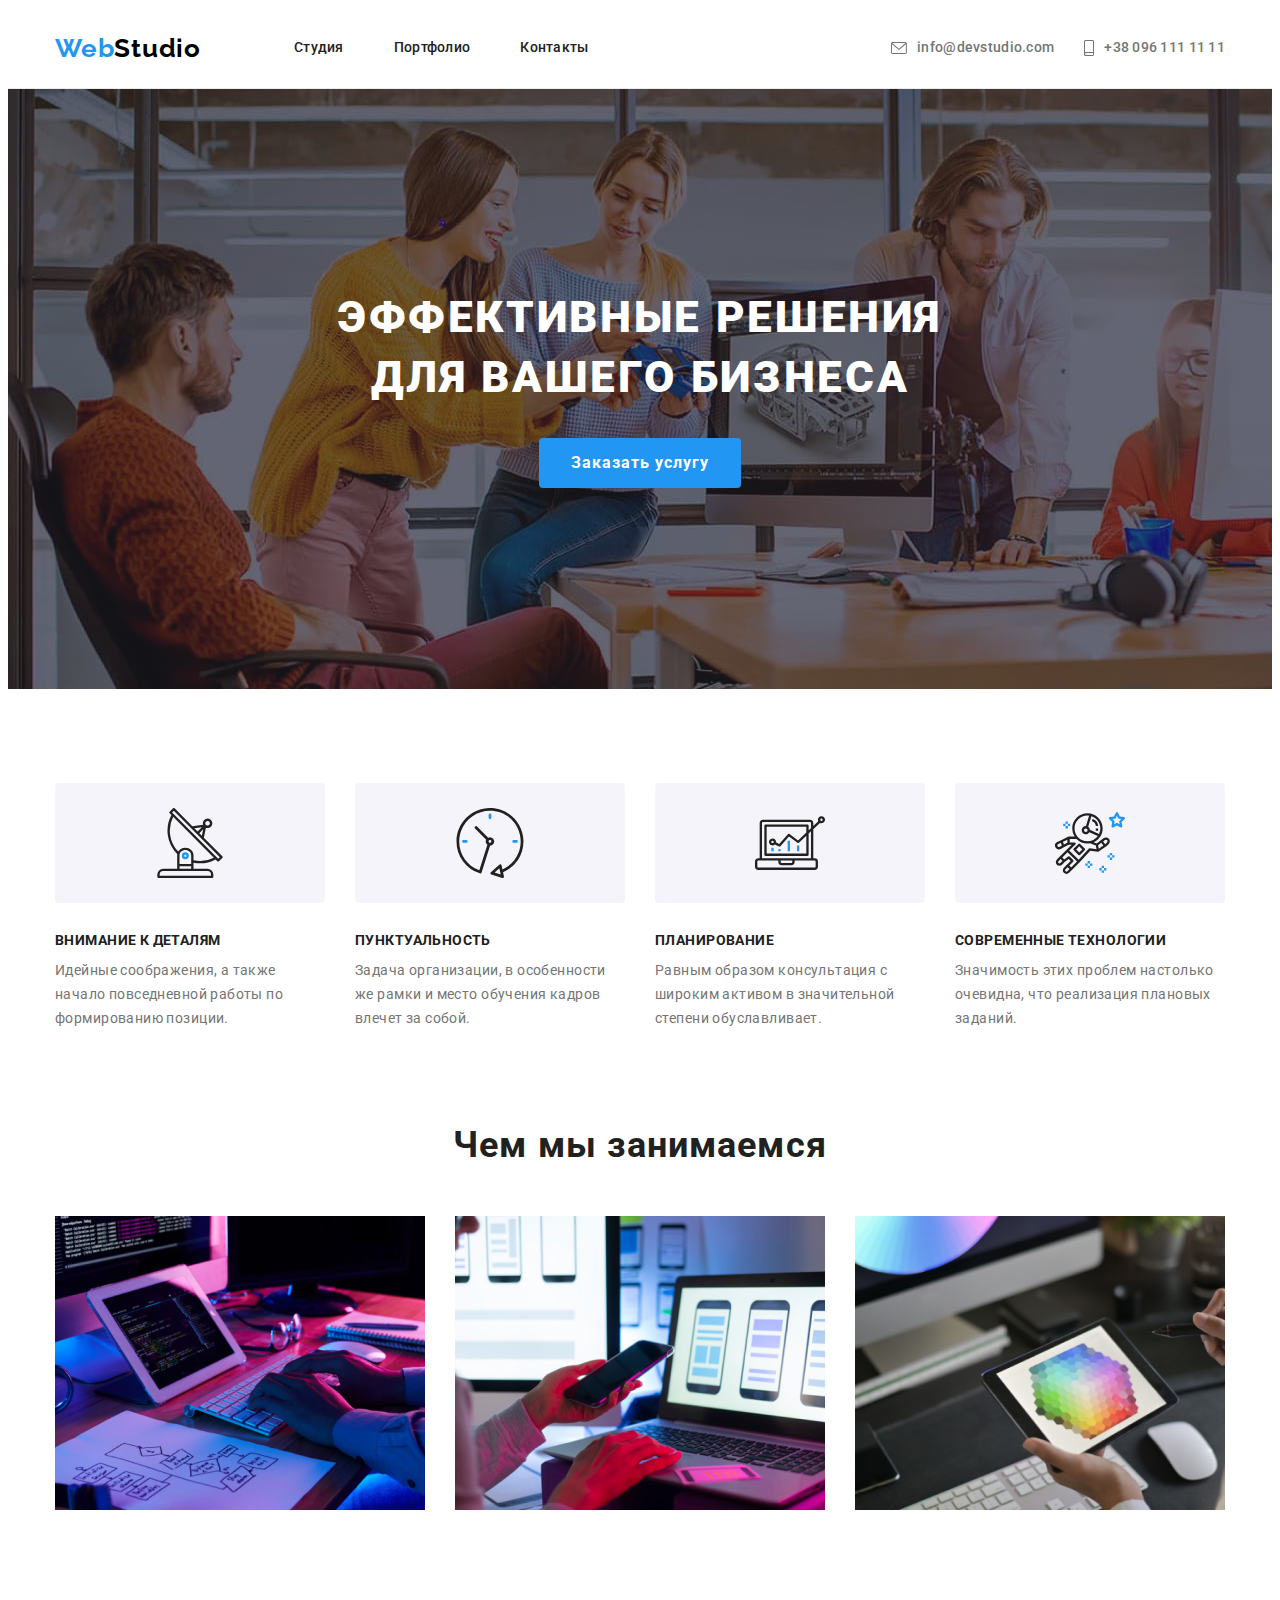
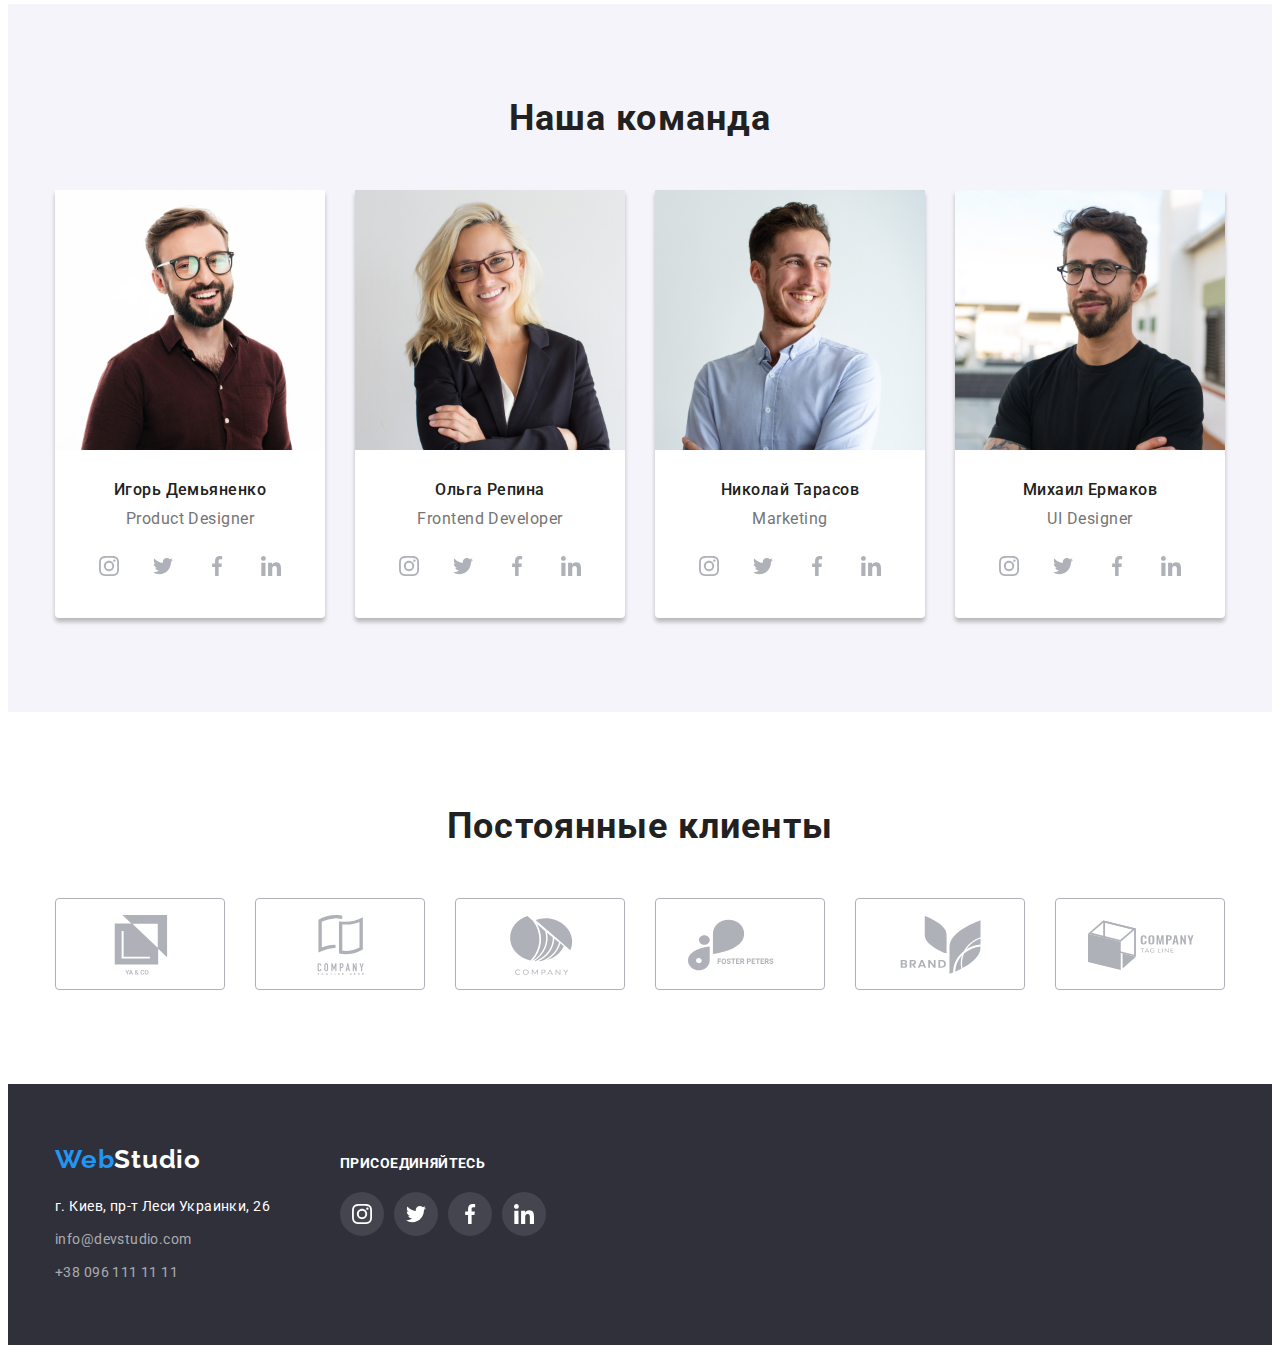
<file: index.html>
<!DOCTYPE html>
<html lang="ru">
  <head>
    <meta charset="UTF-8" />
    <meta name="viewport" content="width=device-width, initial-scale=1.0" />
    <title>Web Studio</title>
    <link rel="preconnect" href="https://fonts.gstatic.com" />
    <link
      href="https://fonts.googleapis.com/css2?family=Raleway:wght@700&family=Roboto:wght@400;500;700;900&display=swap"
      rel="stylesheet"
    />
    <link
      rel="stylesheet"
      href="https://cdnjs.cloudflare.com/ajax/libs/modern-normalize/1.0.0/modern-normalize.min.css"
      integrity="sha512-ISS7cAi1PEhQ8jnbJpJZMd29NlhNj4AWYyLOSp2CE/CsHxTCu+r+t0D2yoJudVrd0/8fTVPUVDzY5Tvli75u/g=="
      crossorigin="anonymous"
      referrerpolicy="no-referrer"
    />
    <link rel="stylesheet" href="./css/styles.css" />
  </head>
  <body>
    <!-- Header -->
    <header>
      <div class="container">
        <!-- Logo -->
        <a href="/" class="logo" lang="En"
          >Web<span class="logo-header">Studio</span></a
        >

        <!-- Navigation -->
        <nav>
          <ul class="site-nav list">
            <li class="item"><a href="/" class="link">Студия</a></li>
            <li class="item">
              <a href="./portfolio.html" class="link">Портфолио</a>
            </li>
            <li class="item"><a href="" class="link">Контакты</a></li>
          </ul>
        </nav>

        <!-- Contacts -->
        <ul class="contacts list">
          <li class="contacts-item">
            <a href="mailto:info@devstudio.com" class="link" lang="En"
              ><svg class="contacts-item-icon" width="16px">
                <use href="./images/icons.svg#envelope"></use></svg
              >info@devstudio.com</a
            >
          </li>
          <li class="contacts-item">
            <a href="tel:+380961111111" class="link"
              ><svg class="contacts-item-icon" width="10px">
                <use href="./images/icons.svg#smartphone"></use></svg
              >+38 096 111 11 11</a
            >
          </li>
        </ul>
      </div>
    </header>

    <!-- Main -->
    <main>
      <!-- Hero -->

      <section class="hero">
        <div class="container">
          <h1 class="hero-title">
            Эффективные решения<br />для вашего бизнеса
          </h1>
          <button type="button" class="hero-button">Заказать услугу</button>
        </div>
      </section>

      <!-- Our benefits -->
      <section class="features">
        <h2 class="visually-hidden">Наши преимущества</h2>
        <div class="container">
          <ul class="features-list list">
            <li class="feature-item">
              <div class="features-icon-thumb">
                <svg class="features-icon">
                  <use href="./images/icons.svg#antenna"></use>
                </svg>
              </div>
              <h3 class="features-titles">Внимание к деталям</h3>
              <p class="features-text">
                Идейные соображения, а также начало повседневной работы по
                формированию позиции.
              </p>
            </li>
            <li class="feature-item">
              <div class="features-icon-thumb">
                <svg class="features-icon">
                  <use href="./images/icons.svg#clock"></use>
                </svg>
              </div>
              <h3 class="features-titles">Пунктуальность</h3>
              <p class="features-text">
                Задача организации, в особенности же рамки и место обучения
                кадров влечет за собой.
              </p>
            </li>
            <li class="feature-item">
              <div class="features-icon-thumb">
                <svg class="features-icon">
                  <use href="./images/icons.svg#diagram"></use>
                </svg>
              </div>
              <h3 class="features-titles">Планирование</h3>
              <p class="features-text">
                Равным образом консультация с широким активом в значительной
                степени обуславливает.
              </p>
            </li>
            <li class="feature-item">
              <div class="features-icon-thumb">
                <svg class="features-icon">
                  <use href="./images/icons.svg#astronaut"></use>
                </svg>
              </div>
              <h3 class="features-titles">Современные технологии</h3>
              <p class="features-text">
                Значимость этих проблем настолько очевидна, что реализация
                плановых заданий.
              </p>
            </li>
          </ul>
        </div>
      </section>

      <!-- Our activities -->
      <section class="activities">
        <div class="container">
          <h2 class="activities-title">Чем мы занимаемся</h2>
          <ul class="activities-list list">
            <li class="activities-item">
              <img
                src="./images/img.png"
                alt="На столе монитор, планшетный компьютер, две руки на клавиатуре, рядом мышь, очки, схема, блокнот и ручка"
                width="370"
              />
            </li>
            <li class="activities-item">
              <img
                src="./images/img(1).png"
                alt="Ноутбук с изображением трёх экранов смартфонов, перед ним две руки, левая держит смартфон"
                width="370"
              />
            </li>
            <li class="activities-item">
              <img
                src="./images/img(2).png"
                alt="две руки, левая держит графический планшет, правая - стилус"
                width="370"
              />
            </li>
          </ul>
        </div>
      </section>

      <!-- Our team -->
      <section class="team-section">
        <div class="container">
          <h2 class="main-team-title">Наша команда</h2>

          <ul class="team-list list">
            <li class="team-card">
              <img
                src="./images/img.jpg"
                alt="Улыбающийся молодой русоволосый мужчина с недлинной бородой, в очках и коричневой рубашке"
                width="270"
              />
              <div class="card-text">
                <h3 class="team-titles">Игорь Демьяненко</h3>
                <p lang="en" class="professions">Product Designer</p>
                <ul class="team-links list">
                  <li class="team-social-item">
                    <a href="" class="team-social-thumb link">
                      <svg class="team-social-icon">
                        <use href="./images/icons.svg#instagram"></use>
                      </svg>
                    </a>
                  </li>
                  <li class="team-social-item">
                    <a href="" class="team-social-thumb link"
                      ><svg class="team-social-icon">
                        <use href="./images/icons.svg#twitter"></use></svg
                    ></a>
                  </li>
                  <li class="team-social-item">
                    <a href="" class="team-social-thumb link"
                      ><svg class="team-social-icon">
                        <use href="./images/icons.svg#facebook"></use></svg
                    ></a>
                  </li>
                  <li class="team-social-item">
                    <a href="" class="team-social-thumb link"
                      ><svg class="team-social-icon">
                        <use href="./images/icons.svg#linkedin"></use></svg
                    ></a>
                  </li>
                </ul>
              </div>
            </li>
            <li class="team-card">
              <img
                src="./images/img(1).jpg"
                alt="Улыбающаяся молодая женщина с длинными светлыми волосами, в очках и чёрном пиджаке"
                width="270"
              />
              <div class="card-text">
                <h3 class="team-titles">Ольга Репина</h3>
                <p lang="en" class="professions">Frontend Developer</p>
                <ul class="team-links list">
                  <li class="team-social-item">
                    <a href="" class="team-social-thumb link">
                      <svg class="team-social-icon">
                        <use href="./images/icons.svg#instagram"></use>
                      </svg>
                    </a>
                  </li>
                  <li class="team-social-item">
                    <a href="" class="team-social-thumb link"
                      ><svg class="team-social-icon">
                        <use href="./images/icons.svg#twitter"></use></svg
                    ></a>
                  </li>
                  <li class="team-social-item">
                    <a href="" class="team-social-thumb link"
                      ><svg class="team-social-icon">
                        <use href="./images/icons.svg#facebook"></use></svg
                    ></a>
                  </li>
                  <li class="team-social-item">
                    <a href="" class="team-social-thumb link"
                      ><svg class="team-social-icon">
                        <use href="./images/icons.svg#linkedin"></use></svg
                    ></a>
                  </li>
                </ul>
              </div>
            </li>
            <li class="team-card">
              <img
                src="./images/img(2).jpg"
                alt="Улыбающийся молодой рыжеволосый мужчина с очень короткой бородой, в белой рубашке"
                width="270"
              />
              <div class="card-text">
                <h3 class="team-titles">Николай Тарасов</h3>
                <p lang="en" class="professions">Marketing</p>
                <ul class="team-links list">
                  <li class="team-social-item">
                    <a href="" class="team-social-thumb link">
                      <svg class="team-social-icon">
                        <use href="./images/icons.svg#instagram"></use>
                      </svg>
                    </a>
                  </li>
                  <li class="team-social-item">
                    <a href="" class="team-social-thumb link"
                      ><svg class="team-social-icon">
                        <use href="./images/icons.svg#twitter"></use></svg
                    ></a>
                  </li>
                  <li class="team-social-item">
                    <a href="" class="team-social-thumb link"
                      ><svg class="team-social-icon">
                        <use href="./images/icons.svg#facebook"></use></svg
                    ></a>
                  </li>
                  <li class="team-social-item">
                    <a href="" class="team-social-thumb link"
                      ><svg class="team-social-icon">
                        <use href="./images/icons.svg#linkedin"></use></svg
                    ></a>
                  </li>
                </ul>
              </div>
            </li>
            <li class="team-card">
              <img
                src="./images/img(3).jpg"
                alt="Улыбающийся молодой темноволосый мужчина с недлинной бородой, в очках и чёрной футболке"
                width="270"
              />
              <div class="card-text">
                <h3 class="team-titles">Михаил Ермаков</h3>
                <p lang="en" class="professions">UI Designer</p>
                <ul class="team-links list">
                  <li class="team-social-item">
                    <a href="" class="team-social-thumb link">
                      <svg class="team-social-icon">
                        <use href="./images/icons.svg#instagram"></use>
                      </svg>
                    </a>
                  </li>
                  <li class="team-social-item">
                    <a href="" class="team-social-thumb link"
                      ><svg class="team-social-icon">
                        <use href="./images/icons.svg#twitter"></use></svg
                    ></a>
                  </li>
                  <li class="team-social-item">
                    <a href="" class="team-social-thumb link"
                      ><svg class="team-social-icon">
                        <use href="./images/icons.svg#facebook"></use></svg
                    ></a>
                  </li>
                  <li class="team-social-item">
                    <a href="" class="team-social-thumb link"
                      ><svg class="team-social-icon">
                        <use href="./images/icons.svg#linkedin"></use></svg
                    ></a>
                  </li>
                </ul>
              </div>
            </li>
          </ul>
        </div>
      </section>
      <section class="clients">
        <div class="container">
          <h2 class="clients-title">Постоянные клиенты</h2>

          <ul class="clients-list list">
            <li class="clients-list-item">
              <a href="" class="clients-list-thumb link"
                ><svg class="clients-list-icon">
                  <use href="./images/icons.svg#union-1"></use></svg
              ></a>
            </li>
            <li class="clients-list-item">
              <a href="" class="clients-list-thumb link"
                ><svg class="clients-list-icon">
                  <use href="./images/icons.svg#union-2"></use></svg
              ></a>
            </li>
            <li class="clients-list-item">
              <a href="" class="clients-list-thumb link"
                ><svg class="clients-list-icon">
                  <use href="./images/icons.svg#union-3"></use></svg
              ></a>
            </li>
            <li class="clients-list-item4">
              <a href="" class="clients-list-thumb link"
                ><svg class="clients-list-icon">
                  <use href="./images/icons.svg#union-4"></use></svg
              ></a>
            </li>
            <li class="clients-list-item">
              <a href="" class="clients-list-thumb link"
                ><svg class="clients-list-icon">
                  <use href="./images/icons.svg#union-5"></use></svg
              ></a>
            </li>
            <li class="clients-list-item">
              <a href="" class="clients-list-thumb link"
                ><svg class="clients-list-icon">
                  <use href="./images/icons.svg#union-6"></use></svg
              ></a>
            </li>
          </ul>
        </div>
      </section>
    </main>

    <!-- Footer -->
    <footer>
      <div class="container">
        <div class="footer-text">
          <!-- Logo -->
          <a href="/" class="logo" lang="En"
            >Web<span class="logo-footer">Studio</span></a
          >

          <!-- Adress -->
          <address class="footer-adress">
            г. Киев, пр-т Леси Украинки, 26
          </address>

          <!-- Contacts -->
          <ul class="footer-contacts list">
            <li class="footer-contacts-item">
              <a href="mailto:info@devstudio.com" class="link" lang="En"
                >info@devstudio.com</a
              >
            </li>
            <li class="footer-contacts-item">
              <a href="tel:+380961111111" class="link">+38 096 111 11 11</a>
            </li>
          </ul>
        </div>

        <!-- Social -->
        <div class="footer-social">
          <h2 class="footer-social-title">ПРИСОЕДИНЯЙТЕСЬ</h2>
          <ul class="footer-social-links list">
            <li class="footer-social-item">
              <a href="" class="footer-social-thumb link"
                ><svg class="footer-social-icon">
                  <use href="./images/icons.svg#instagram"></use></svg
              ></a>
            </li>
            <li class="footer-social-item">
              <a href="" class="footer-social-thumb link"
                ><svg class="footer-social-icon">
                  <use href="./images/icons.svg#twitter"></use></svg
              ></a>
            </li>
            <li class="footer-social-item">
              <a href="" class="footer-social-thumb link"
                ><svg class="footer-social-icon">
                  <use href="./images/icons.svg#facebook"></use></svg
              ></a>
            </li>
            <li class="footer-social-item">
              <a href="" class="footer-social-thumb link"
                ><svg class="footer-social-icon">
                  <use href="./images/icons.svg#linkedin"></use></svg
              ></a>
            </li>
          </ul>
        </div>
      </div>
    </footer>
  </body>
</html>
</file>
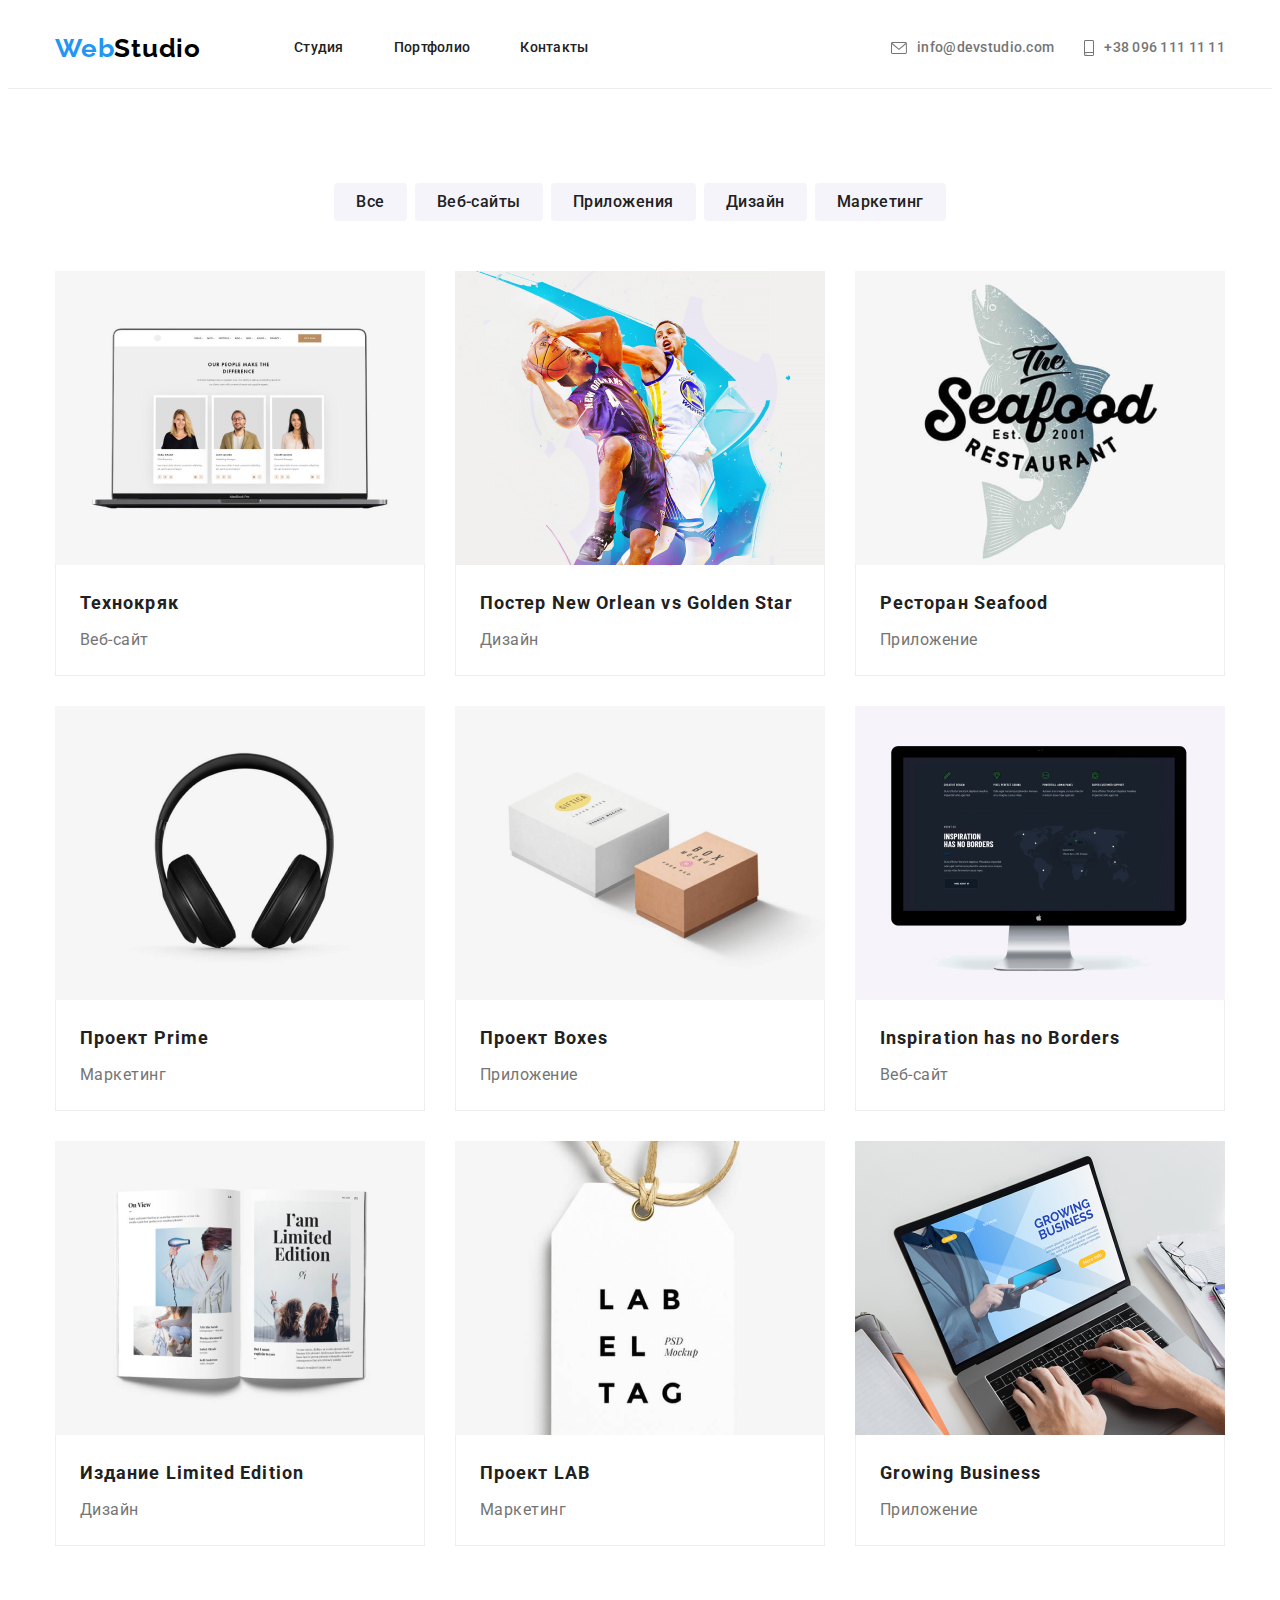
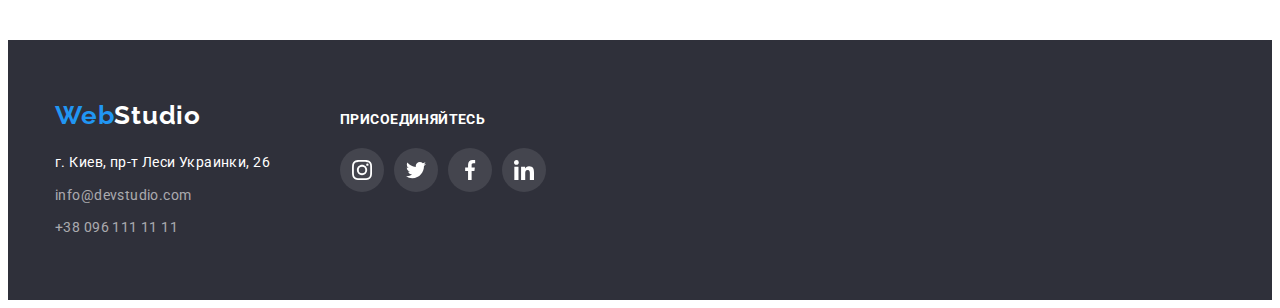
<file: portfolio.html>
<!DOCTYPE html>
<html lang="ru">
  <head>
    <meta charset="UTF-8" />
    <meta name="viewport" content="width=device-width, initial-scale=1.0" />
    <title>Portfolio</title>
    <link rel="preconnect" href="https://fonts.gstatic.com" />
    <link
      href="https://fonts.googleapis.com/css2?family=Raleway:wght@700&family=Roboto:wght@400;500;700;900&display=swap"
      rel="stylesheet"
    />
    <link
      rel="stylesheet"
      href="https://cdnjs.cloudflare.com/ajax/libs/modern-normalize/1.0.0/modern-normalize.min.css"
      integrity="sha512-ISS7cAi1PEhQ8jnbJpJZMd29NlhNj4AWYyLOSp2CE/CsHxTCu+r+t0D2yoJudVrd0/8fTVPUVDzY5Tvli75u/g=="
      crossorigin="anonymous"
      referrerpolicy="no-referrer"
    />
    <link rel="stylesheet" href="./css/styles.css" />
  </head>
  <body>
    <!-- Header -->
    <header>
      <div class="container">
        <!-- Logo -->
        <a href="/" class="logo" lang="En"
          >Web<span class="logo-header">Studio</span></a
        >

        <!-- Navigation -->
        <nav>
          <ul class="site-nav list">
            <li class="item"><a href="/" class="link">Студия</a></li>
            <li class="item">
              <a href="./portfolio.html" class="link">Портфолио</a>
            </li>
            <li class="item"><a href="" class="link">Контакты</a></li>
          </ul>
        </nav>

        <!-- Contacts -->
        <ul class="contacts list">
          <li class="contacts-item">
            <a href="mailto:info@devstudio.com" class="link" lang="En"
              ><svg class="contacts-item-icon" width="16px">
                <use href="./images/icons.svg#envelope"></use></svg
              >info@devstudio.com</a
            >
          </li>
          <li class="contacts-item">
            <a href="tel:+380961111111" class="link"
              ><svg class="contacts-item-icon" width="10px">
                <use href="./images/icons.svg#smartphone"></use></svg
              >+38 096 111 11 11</a
            >
          </li>
        </ul>
      </div>
    </header>

    <!-- Main -->
    <main>
      <section class="portfolio">
        <!-- Our works -->
        <h1 class="visually-hidden">Наше портфолио</h1>

        <!-- Filters -->
        <h2 class="visually-hidden">Фильтр</h2>
        <ul class="filter-list list">
          <li class="filter-list-item">
            <button type="button" class="filter-button">Все</button>
          </li>
          <li class="filter-list-item">
            <button type="button" class="filter-button">Веб-сайты</button>
          </li>
          <li class="filter-list-item">
            <button type="button" class="filter-button">Приложения</button>
          </li>
          <li class="filter-list-item">
            <button type="button" class="filter-button">Дизайн</button>
          </li>
          <li class="filter-list-item">
            <button type="button" class="filter-button">Маркетинг</button>
          </li>
        </ul>

        <!-- Projects -->
        <h2 class="visually-hidden">Наши проекты</h2>
        <div class="container">
          <ul class="project-set list">
            <li class="card">
              <a href="" class="link"
                ><div class="card-thumb">
                  <img
                    src="./images/pf-1.jpg"
                    alt="на экране мак бука изображена веб-страница с тремя карточками специалистов - двух женщин и мужчины"
                    width="370"
                  />
                </div>
                <div class="card-content">
                  <h3 class="project-title">Технокряк</h3>
                  <p class="project-text">Веб-сайт</p>
                </div>
              </a>
            </li>
            <li class="card">
              <a href="" class="link"
                ><div class="card-thumb">
                  <img
                    src="./images/pf-2.jpg"
                    alt="два баскетболиста борются за мяч"
                    width="370"
                  />
                </div>
                <div class="card-content">
                  <h3 class="project-title">
                    Постер <span lang="En">New Orlean vs Golden Star</span>
                  </h3>
                  <p class="project-text">Дизайн</p>
                </div>
              </a>
            </li>
            <li class="card">
              <a href="" class="link"
                ><div class="card-thumb">
                  <img
                    src="./images/pf-3.jpg"
                    alt="эмблема ресторана в виде лосося, поверх неё написано название ресторана"
                    width="370"
                  />
                </div>
                <div class="card-content">
                  <h3 class="project-title">
                    Ресторан <span lang="En">Seafood</span>
                  </h3>
                  <p class="project-text">Приложение</p>
                </div>
              </a>
            </li>
            <li class="card">
              <a href="" class="link"
                ><div class="card-thumb">
                  <img
                    src="./images/pf-4.jpg"
                    alt="чёрные беспроводные наушники закрытого типа"
                    width="370"
                  />
                </div>
                <div class="card-content">
                  <h3 class="project-title">
                    Проект <span lang="En">Prime</span>
                  </h3>
                  <p class="project-text">Маркетинг</p>
                </div>
              </a>
            </li>
            <li class="card">
              <a href="" class="link"
                ><div class="card-thumb">
                  <img
                    src="./images/pf-5.jpg"
                    alt="белая прямоугольная коробочка, рядом с ней коричневая прямоугольная коробочка меньшего размера"
                    width="370"
                  />
                </div>
                <div class="card-content">
                  <h3 class="project-title">
                    Проект <span lang="En">Boxes</span>
                  </h3>
                  <p class="project-text">Приложение</p>
                </div>
              </a>
            </li>
            <li class="card">
              <a href="" class="link"
                ><div class="card-thumb">
                  <img
                    src="./images/pf-6.jpg"
                    alt="на экране монитора Эйпл веб страница в тёмно-серых тонах с изображением карты мира, зелёными навигационными значками и слоганом"
                    width="370"
                  />
                </div>
                <div class="card-content">
                  <h3 class="project-title">
                    <span lang="En">Inspiration has no Borders</span>
                  </h3>
                  <p class="project-text">Веб-сайт</p>
                </div>
              </a>
            </li>
            <li class="card">
              <a href="" class="link"
                ><div class="card-thumb">
                  <img
                    src="./images/pf-7.jpg"
                    alt="разворот страниц женского журнала"
                    width="370"
                  />
                </div>
                <div class="card-content">
                  <h3 class="project-title">
                    Издание <span lang="En">Limited Edition</span>
                  </h3>
                  <p class="project-text">Дизайн</p>
                </div>
              </a>
            </li>
            <li class="card">
              <a href="" class="link"
                ><div class="card-thumb">
                  <img
                    src="./images/pf-8.jpg"
                    alt="белая бирочка на верёвке с надписью чёрными заглавными буквами"
                    width="370"
                  />
                </div>
                <div class="card-content">
                  <h3 class="project-title">
                    Проект <span lang="En">LAB</span>
                  </h3>
                  <p class="project-text">Маркетинг</p>
                </div>
              </a>
            </li>
            <li class="card">
              <a href="" class="link"
                ><div class="card-thumb">
                  <img
                    src="./images/pf-9.jpg"
                    alt="руки на клавиатуре ноутбука, на экране - страница приложения для бизнеса, около ноутбука лежат бумаги и очки"
                    width="370"
                  />
                </div>
                <div class="card-content">
                  <h3 class="project-title">
                    <span lang="En">Growing Business</span>
                  </h3>
                  <p class="project-text">Приложение</p>
                </div>
              </a>
            </li>
          </ul>
        </div>
      </section>
    </main>

    <!-- Footer -->
    <footer>
      <div class="container">
        <div class="footer-text">
          <!-- Logo -->
          <a href="/" class="logo" lang="En"
            >Web<span class="logo-footer">Studio</span></a
          >

          <!-- Adress -->
          <address class="footer-adress">
            г. Киев, пр-т Леси Украинки, 26
          </address>

          <!-- Contacts -->
          <ul class="footer-contacts list">
            <li class="footer-contacts-item">
              <a href="mailto:info@devstudio.com" class="link" lang="En"
                >info@devstudio.com</a
              >
            </li>
            <li class="footer-contacts-item">
              <a href="tel:+380961111111" class="link">+38 096 111 11 11</a>
            </li>
          </ul>
        </div>

        <!-- Social -->
        <div class="footer-social">
          <h2 class="footer-social-title">ПРИСОЕДИНЯЙТЕСЬ</h2>
          <ul class="footer-social-links list">
            <li class="footer-social-item">
              <a href="" class="footer-social-thumb link"
                ><svg class="footer-social-icon">
                  <use href="./images/icons.svg#instagram"></use></svg
              ></a>
            </li>
            <li class="footer-social-item">
              <a href="" class="footer-social-thumb link"
                ><svg class="footer-social-icon">
                  <use href="./images/icons.svg#twitter"></use></svg
              ></a>
            </li>
            <li class="footer-social-item">
              <a href="" class="footer-social-thumb link"
                ><svg class="footer-social-icon">
                  <use href="./images/icons.svg#facebook"></use></svg
              ></a>
            </li>
            <li class="footer-social-item">
              <a href="" class="footer-social-thumb link"
                ><svg class="footer-social-icon">
                  <use href="./images/icons.svg#linkedin"></use></svg
              ></a>
            </li>
          </ul>
        </div>
      </div>
    </footer>
  </body>
</html>
</file>
<file: css/styles.css>
/* цвет основного текста #757575 */
/* цвет контактов футера   rgba(255, 255, 255, 0.6) */
/* цвет заголовков  #212121 */
/* основной белый цвет #ffffff */
/* первичный серый цвет #2f303a */
/* серый цвет секций #f5f4fa */
/* серый цвет иконок #AFB1B8 */
/* акцент #2196f3 */
/* хувер акцента #188CE8 */
/* цвет бордера хедера #ececec*/
/* цвет бордера карточек rgba(238, 238, 238, 1) */
/* марджин сетки карточек --card-set-gap */

:root {
  --primary-text-color: #757575;
  --contacts-footer-color: rgba(255, 255, 255, 0.6);
  --icons-footer-color: rgba(255, 255, 255, 0.1);
  --title-text-color: #212121;
  --primary-white-color: #ffffff;
  --primary-grey-color: #2f303a;
  --section-grey-color: #f5f4fa;
  --icon-grey-color: #afb1b8;
  --accent-color: #2196f3;
  --accent-hoover-color: #188ce8;
  --header-border-color: #ececec;
  --card-border-color: rgba(238, 238, 238, 1);
  --card-set-gap: 30px;
}

html {
  box-sizing: border-box;
}

*,
*::before,
*::after {
  box-sizing: inherit;
}

.visually-hidden {
  position: absolute;
  width: 1px;
  height: 1px;
  margin: -1px;
  border: 0;
  padding: 0;

  white-space: nowrap;
  clip-path: inset(100%);
  clip: rect(0 0 0 0);
  overflow: hidden;
}

.list {
  padding: 0;
  margin: 0;
  list-style: none;
}

.link {
  text-decoration: none;
  cursor: pointer;
}

img {
  display: block;
  max-width: 100%;
  height: auto;
}

h2 {
  text-align: center;
}

h1,
h2,
h3,
p {
  padding: 0;
  margin: 0;
}

.container {
  width: 1200px;
  padding-left: 15px;
  padding-right: 15px;

  margin-right: auto;
  margin-left: auto;
}

/* ----------body---------- */
body {
  background-color: var(--primary-white-color);

  color: var(--primary-text-color);

  font-family: Roboto, sans-serif;
}

/* ---header--- */
header {
  border-bottom: 1px solid var(--header-border-color);

  background-color: var(--primary-white-color);

  font-weight: 500;
  font-size: 14px;
  line-height: 1.14;
  letter-spacing: 0.02em;
}

header > .container {
  display: flex;
  align-items: center;
}

/* logo */

.logo {
  display: block;
  margin-right: 93px;

  font-family: Raleway, sans-serif;

  color: #2196f3;

  font-weight: 700;
  font-size: 26px;
  line-height: 1.19;
  letter-spacing: 0.03em;

  text-decoration: none;
}

.logo-header {
  color: #000000;
}

.logo-footer {
  color: #ffffff;
}

/* navigation */
.site-nav {
  display: flex;
}

.site-nav .item:not(:last-child) {
  margin-right: 50px;
}

.site-nav .link {
  display: block;
  padding: 32px 0px;

  color: var(--title-text-color);
}

.site-nav .link:hover,
.site-nav .link:focus {
  color: var(--accent-color);
}

/* contacts */
.contacts {
  display: flex;
  margin-left: auto;
}

.contacts .contacts-item:not(:last-child) {
  margin-right: 30px;
}

.contacts-item .link {
  color: var(--primary-text-color);
  display: flex;
}

.contacts-item-icon {
  height: 16px;
  margin-right: 10px;
  fill: currentColor;
}

.contacts .link:hover,
.contacts .link:focus {
  color: var(--accent-color);
}

/* hero */

.hero {
  padding: 199px 0px 200px;
  height: 600px;
  max-width: 1600px;
  margin-left: auto;
  margin-right: auto;
  background-image: linear-gradient(
      rgba(47, 48, 58, 0.4),
      rgba(47, 48, 58, 0.4)
    ),
    url(../images/Hero.j\(1\).jpg);
  background-color: var(--primary-grey-color);
  text-align: center;
}

.hero-title {
  margin-bottom: 30px;

  color: var(--primary-white-color);

  font-weight: 900;
  font-size: 44px;
  line-height: 1.36;
  letter-spacing: 0.06em;
  text-transform: uppercase;
}

.hero-button {
  border: 0px;
  border-radius: 4px;
  min-width: 200px;
  min-height: 50px;

  padding: 10px 32px;

  display: inline-block;

  background-color: var(--accent-color);

  color: var(--primary-white-color);

  font-family: inherit;
  font-weight: 700;
  font-size: 16px;
  line-height: 1.87;
  text-align: center;
  letter-spacing: 0.06em;
}

.hero-button:hover,
.hero-button:focus {
  border: 0px;
  border-radius: 4px;
  min-width: 200px;
  min-height: 50px;

  padding: 10px 32px;

  background-color: var(--accent-hoover-color);

  color: var(--primary-white-color);

  font-family: inherit;
  font-weight: 700;
  font-size: 16px;
  line-height: 1.87;
  text-align: center;
  letter-spacing: 0.06em;
}

/* benefits */

.features {
  padding: 94px 0px;
}

.features-list {
  display: flex;
}

.feature-item:not(:last-child) {
  margin-right: 30px;
}

.features-icon-thumb {
  width: 270px;
  height: 120px;

  padding: 25px 100px;
  margin-bottom: 30px;
  border-radius: 4px;

  background-color: var(--section-grey-color);
}

.features-icon {
  width: 70px;
  height: 70px;
}

.features-titles {
  margin-bottom: 10px;

  color: var(--title-text-color);

  font-weight: 700;
  font-size: 14px;
  line-height: 1.14;
  letter-spacing: 0.03em;
  text-transform: uppercase;
}

.features-text {
  font-weight: 400;
  font-size: 14px;
  line-height: 1.71;
  letter-spacing: 0.03em;
}

/* our activities */

.activities {
  padding: 0px 0px 94px;
}

.activities-list {
  display: flex;
}

.activities-title {
  margin-bottom: 50px;

  color: var(--title-text-color);

  font-weight: 700;
  font-size: 36px;
  line-height: 1.16;
  text-align: center;
  letter-spacing: 0.03em;
}
.activities-item:not(:last-child) {
  margin-right: 30px;
}

/* our team */

.team-section {
  padding: 94px 0px;

  background-color: var(--section-grey-color);
}

.main-team-title {
  margin-bottom: 50px;

  color: var(--title-text-color);

  font-weight: 700;
  font-size: 36px;
  line-height: 1.16;
  text-align: center;
  letter-spacing: 0.03em;
}

.team-list {
  display: flex;
}

.team-card {
  border-bottom-left-radius: 4px;
  border-bottom-right-radius: 4px;

  background-color: var(--primary-white-color);
  text-align: center;

  box-shadow: 0px 2px 1px 0px #00000033;

  box-shadow: 0px 1px 1px 0px #00000024;

  box-shadow: 0px 4px 4px 0px #00000040;
}

.team-card:not(:last-child) {
  margin-right: 30px;
}

.card-text {
  padding: 30px 0px;
}

.team-titles {
  margin-bottom: 10px;

  color: var(--title-text-color);

  font-weight: 500;
  font-size: 16px;
  line-height: 1.19;
  letter-spacing: 0.03em;
}

.professions {
  color: var(--primary-text-color);

  margin-bottom: 16px;

  font-weight: 400;
  font-size: 16px;
  line-height: 1.19;
  letter-spacing: 0.03em;
}

.team-links {
  display: flex;
  justify-content: center;
}

.team-social-thumb {
  display: block;
  width: 44px;
  height: 44px;
  padding: 12px;
  border-radius: 50%;
  color: var(--icon-grey-color);
  background-color: var(--primary-white-color);
}

.team-social-thumb:hover,
.team-social-thumb:focus {
  color: var(--primary-white-color);
  background-color: var(--accent-color);
}

.team-social-icon {
  width: 20px;
  height: 20px;
  fill: currentColor;
}

.team-social-item:not(:last-child) {
  margin-right: 10px;
}

/* Our clients */

.clients {
  padding: 94px 0;
  background-color: var(--primary-white-color);
}

.clients-title {
  margin-bottom: 50px;

  color: var(--title-text-color);

  font-weight: 700;
  font-size: 36px;
  line-height: 1.16;
  text-align: center;
  letter-spacing: 0.03em;
}

.clients-list {
  display: flex;
  justify-content: space-between;
}

.clients-list-thumb {
  display: block;
  padding: 16px 32px;
  width: 170px;
  height: 92px;
  color: var(--icon-grey-color);
  border: 1px solid var(--icon-grey-color);
  border-radius: 4px;
}

.clients-list-thumb:hover,
.clients-list-thumb:focus {
  color: var(--accent-color);
  border-color: var(--accent-color);
}

.clients-list-icon {
  width: 106px;
  height: 60px;
  fill: currentColor;
}

/* ---footer--- */

footer {
  padding: 60px 0px;

  background-color: var(--primary-grey-color);
}

footer > .container {
  display: flex;
}

.footer-text {
  margin-right: 70px;
}

footer .logo {
  margin-right: 0;
  margin-bottom: 20px;
}

.footer-adress {
  display: block;
  margin-bottom: 9px;

  color: var(--primary-white-color);

  font-style: normal;
  font-weight: 400;
  font-size: 14px;
  line-height: 1.71;
  letter-spacing: 0.03em;
}

.footer-contacts .link {
  color: var(--contacts-footer-color);

  font-weight: 400;
  font-size: 14px;
  line-height: 1.71;
  letter-spacing: 0.03em;
}

.footer-contacts-item:not(:last-child) {
  margin-bottom: 9px;
}

/* Footer Social */

.footer-social {
  padding: 12px 0 40px;
}

.footer-social-title {
  color: var(--primary-white-color);

  margin-bottom: 20px;

  font-family: Roboto;
  font-style: normal;
  font-weight: 700;
  font-size: 14px;
  line-height: 1.14;
  letter-spacing: 0.03em;
  text-align: left;
}

.footer-social-links {
  display: flex;
}

.footer-social-item:not(:last-child) {
  margin-right: 10px;
}

.footer-social-thumb {
  display: block;
  padding: 12px;
  border-radius: 50%;
  width: 44px;
  height: 44px;
  color: var(--primary-white-color);
  background-color: var(--icons-footer-color);
}

.footer-social-thumb:hover,
.footer-social-thumb:focus {
  background-color: var(--accent-color);
}

.footer-social-icon {
  width: 20px;
  height: 20px;
  fill: currentColor;
}

/* ------------------Portfolio-------------------------- */

.portfolio {
  padding: 94px 0px;

  background-color: var(--primary-white-color);
}

/* Filters */

.filter-list {
  display: flex;
  justify-content: center;
  margin-bottom: 50px;
}

.filter-list-item:not(:last-child) {
  margin-right: 8px;
}

.filter-button {
  min-height: 38px;
  border: 0px;
  border-radius: 4px;

  padding: 6px 22px;

  background-color: var(--section-grey-color);

  color: var(--title-text-color);

  font-family: inherit;
  font-weight: 500;
  font-size: 16px;
  line-height: 1.62;
  letter-spacing: 0.03em;
}

.filter-button:hover,
.filter-button:focus {
  min-height: 38px;
  border: 0px;
  border-radius: 4px;
  padding: 6px 22px;

  background-color: var(--accent-color);

  color: var(--primary-white-color);

  box-shadow: 0px 2px 2px 0px #0000001f;

  box-shadow: 0px 1px 2px 0px #00000014;

  box-shadow: 0px 3px 1px 0px #0000001a;

  font-family: inherit;
  font-weight: 500;
  font-size: 16px;
  line-height: 1.62;
  letter-spacing: 0.03em;
  cursor: pointer;
}

/* Projects */

.project-set {
  display: flex;
  flex-wrap: wrap;

  margin-right: calc(-1 * var(--card-set-gap));
  margin-bottom: calc(-1 * var(--card-set-gap));
}

.project-set .card {
  flex-basis: calc(100% / 3 - var(--card-set-gap));
  margin-right: var(--card-set-gap);
  margin-bottom: var(--card-set-gap);
}

.project-set .card:hover,
.project-set .card:focus {
  box-shadow: 3px 6px 8px 0px #00000029;

  box-shadow: 0px 6px 6px 0px #0000000f;

  box-shadow: 0px 3px 3px 0px #0000001f;
}

.card-content {
  box-sizing: border-box;
  padding: 20px 24px;

  background-color: #fff;
  border-left: 1px solid var(--card-border-color);
  border-right: 1px solid var(--card-border-color);
  border-bottom: 1px solid var(--card-border-color);
}

.project-title {
  margin-bottom: 4px;

  color: var(--title-text-color);

  font-weight: 700;
  font-size: 18px;
  line-height: 2;
  letter-spacing: 0.06em;
}

.project-text {
  color: var(--primary-text-color);

  font-weight: 400;
  font-size: 16px;
  line-height: 1.87;
  letter-spacing: 0.03em;
}
</file>
